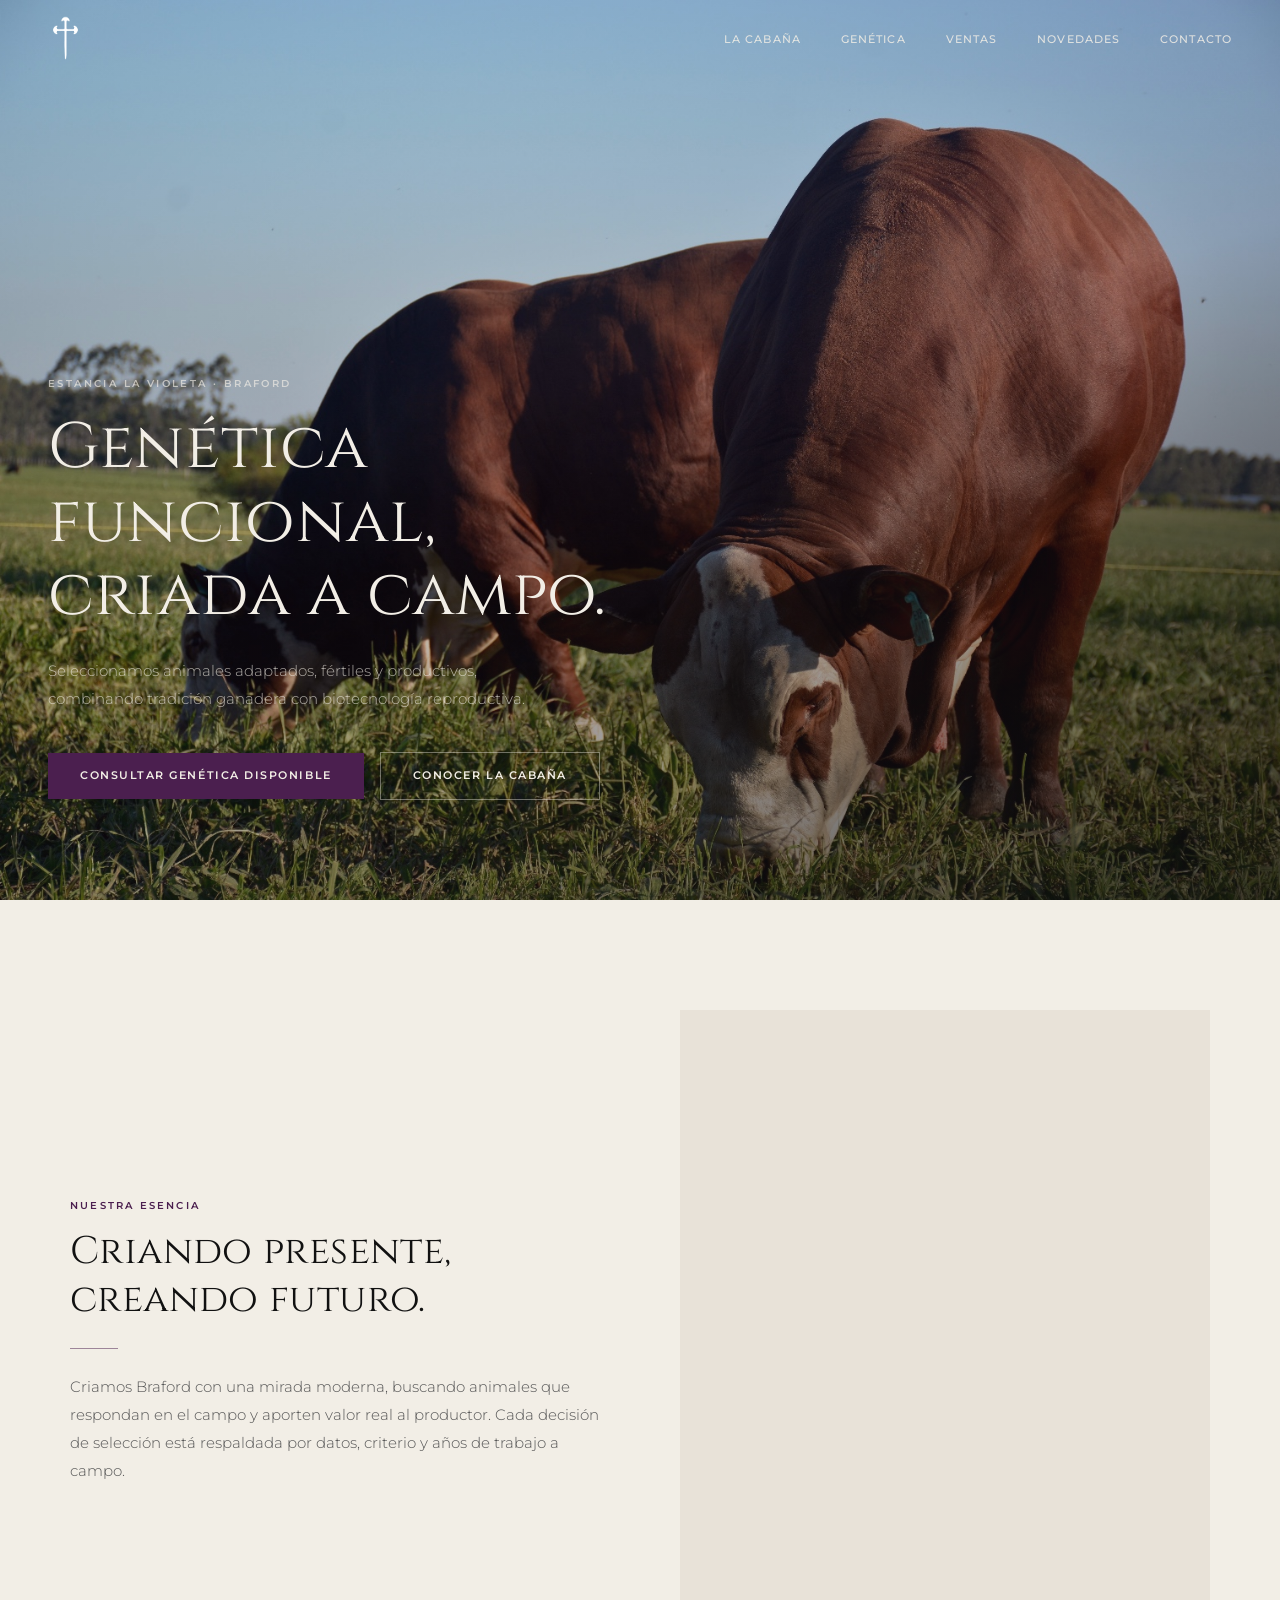
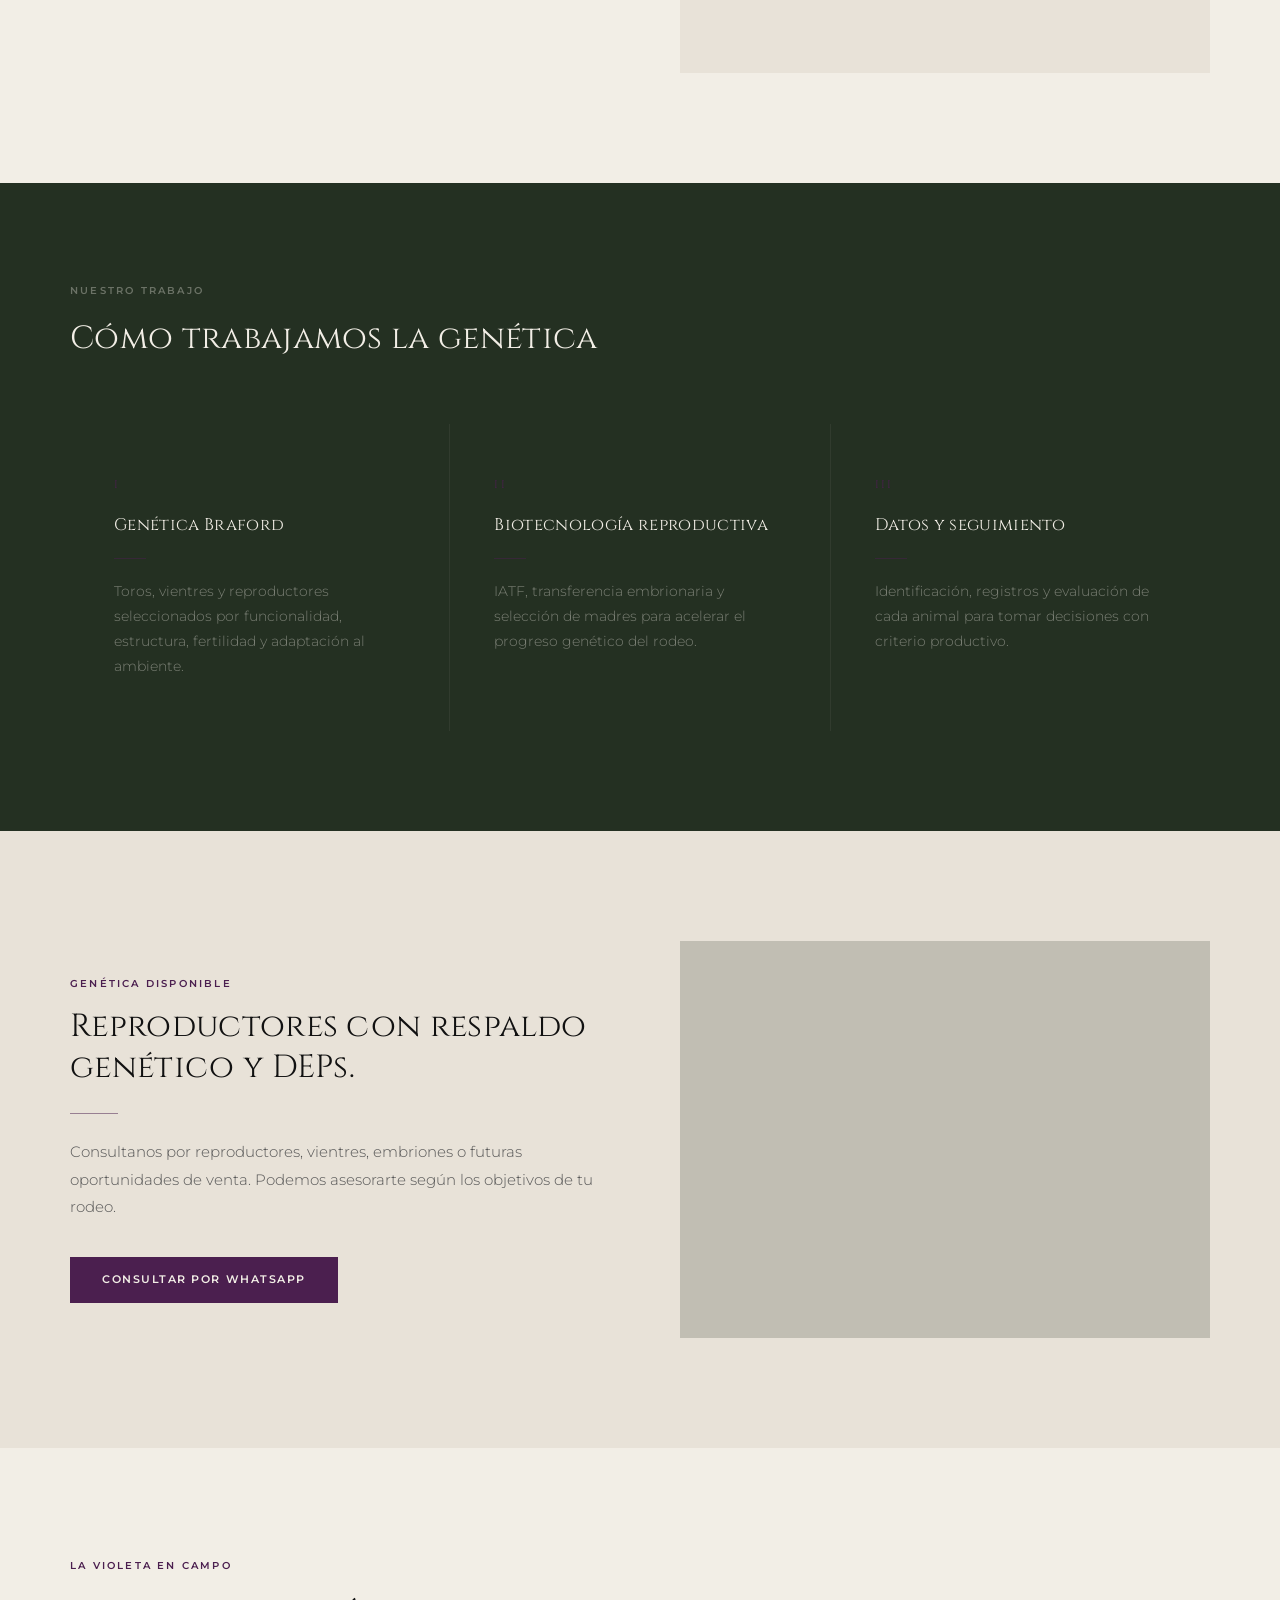
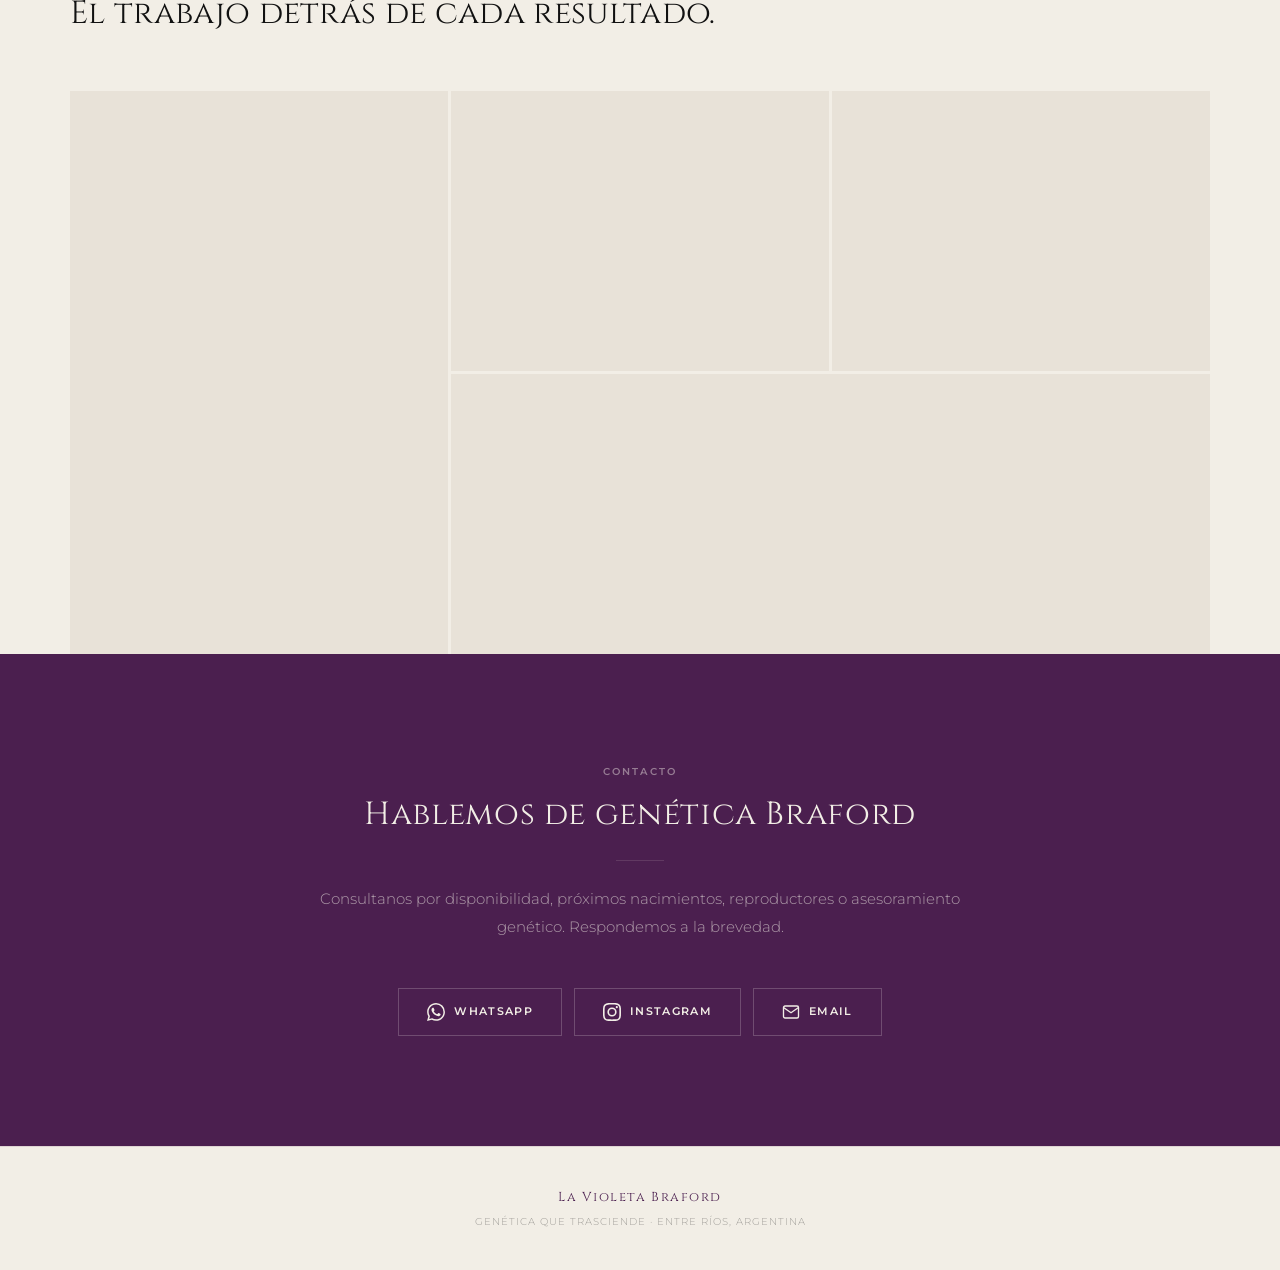
<file: public/index.html>
<!DOCTYPE html>
<html lang="es">
<head>
  <meta charset="UTF-8" />
  <meta name="viewport" content="width=device-width, initial-scale=1.0" />
  <title>La Violeta Braford | Genética Braford</title>
  <link rel="preconnect" href="https://fonts.googleapis.com" />
  <link rel="preconnect" href="https://fonts.gstatic.com" crossorigin />
  <link href="https://fonts.googleapis.com/css2?family=Cinzel:wght@400;500;600&family=Montserrat:ital,wght@0,300;0,400;0,500;0,600;1,300&display=swap" rel="stylesheet" />
  <link rel="stylesheet" href="styles.css" />
</head>
<body>

<header class="site-header">
  <a href="#" class="brand">
    <img src="imagenes/icono-la-violeta.png" alt="La Violeta Braford" />
  </a>
  <nav>
    <a href="#cabana">La Cabaña</a>
    <a href="#genetica">Genética</a>
    <a href="#ventas">Ventas</a>
    <a href="#novedades">Novedades</a>
    <a href="#contacto">Contacto</a>
  </nav>
  <button class="menu-toggle" onclick="toggleMenu()" aria-label="Menú">
    <span></span><span></span><span></span>
  </button>
</header>

<nav class="mobile-nav" id="mobileNav">
  <a href="#cabana" onclick="closeMenu()">La Cabaña</a>
  <a href="#genetica" onclick="closeMenu()">Genética</a>
  <a href="#ventas" onclick="closeMenu()">Ventas</a>
  <a href="#novedades" onclick="closeMenu()">Novedades</a>
  <a href="#contacto" onclick="closeMenu()">Contacto</a>
</nav>

<main>

  <!-- HERO -->
  <section class="hero">
    <div class="hero-bg"></div>
    <div class="hero-overlay"></div>
    <div class="hero-content">
      <p class="eyebrow">Estancia La Violeta · Braford</p>
      <h1>Genética funcional,<br>criada a campo.</h1>
      <p class="lead">Seleccionamos animales adaptados, fértiles y productivos, combinando tradición ganadera con biotecnología reproductiva.</p>
      <div class="actions">
        <a class="btn primary" href="#contacto">Consultar genética disponible</a>
        <a class="btn ghost" href="#cabana">Conocer la cabaña</a>
      </div>
    </div>
    <div class="hero-scroll">
      <span></span>
    </div>
  </section>

  <!-- INTRO -->
  <section class="intro" id="cabana">
    <div class="intro-inner">
      <div class="intro-text">
        <span class="section-kicker">Nuestra esencia</span>
        <h2>Criando presente,<br>creando futuro.</h2>
        <div class="divider"></div>
        <p>Criamos Braford con una mirada moderna, buscando animales que respondan en el campo y aporten valor real al productor. Cada decisión de selección está respaldada por datos, criterio y años de trabajo a campo.</p>
      </div>
      <div class="intro-image">
        <!-- placeholder foto cabaña -->
      </div>
    </div>
  </section>

  <!-- PILARES -->
  <section class="pillars" id="genetica">
    <div class="pillars-header">
      <span class="section-kicker">Nuestro trabajo</span>
      <h2>Cómo trabajamos la genética</h2>
    </div>
    <div class="pillars-grid">
      <article>
        <div class="pillar-num">I</div>
        <h3>Genética Braford</h3>
        <div class="pillar-line"></div>
        <p>Toros, vientres y reproductores seleccionados por funcionalidad, estructura, fertilidad y adaptación al ambiente.</p>
      </article>
      <article>
        <div class="pillar-num">II</div>
        <h3>Biotecnología reproductiva</h3>
        <div class="pillar-line"></div>
        <p>IATF, transferencia embrionaria y selección de madres para acelerar el progreso genético del rodeo.</p>
      </article>
      <article>
        <div class="pillar-num">III</div>
        <h3>Datos y seguimiento</h3>
        <div class="pillar-line"></div>
        <p>Identificación, registros y evaluación de cada animal para tomar decisiones con criterio productivo.</p>
      </article>
    </div>
  </section>

  <!-- VENTAS -->
  <section class="sales" id="ventas">
    <div class="sales-inner">
      <div class="sales-text">
        <span class="section-kicker">Genética disponible</span>
        <h2>Reproductores con respaldo genético y DEPs.</h2>
        <div class="divider"></div>
        <p>Consultanos por reproductores, vientres, embriones o futuras oportunidades de venta. Podemos asesorarte según los objetivos de tu rodeo.</p>
        <a class="btn primary" href="https://wa.me/5493456431648" target="_blank" rel="noopener">Consultar por WhatsApp</a>
      </div>
      <div class="sales-image"></div>
    </div>
  </section>

  <!-- GALERÍA -->
  <section class="gallery" id="novedades">
    <div class="gallery-header">
      <span class="section-kicker">La Violeta en campo</span>
      <h2>El trabajo detrás de cada resultado.</h2>
    </div>
    <div class="gallery-grid">
      <div class="gallery-cell tall"></div>
      <div class="gallery-cell"></div>
      <div class="gallery-cell"></div>
      <div class="gallery-cell wide"></div>
    </div>
  </section>

  <!-- CONTACTO -->
  <section class="contact" id="contacto">
    <div class="contact-inner">
      <span class="section-kicker">Contacto</span>
      <h2>Hablemos de genética Braford</h2>
      <div class="divider"></div>
      <p>Consultanos por disponibilidad, próximos nacimientos, reproductores o asesoramiento genético. Respondemos a la brevedad.</p>
      <div class="contact-links">
        <a href="https://wa.me/5493456431648" target="_blank" rel="noopener">
          <svg width="18" height="18" viewBox="0 0 24 24" fill="currentColor"><path d="M17.472 14.382c-.297-.149-1.758-.867-2.03-.967-.273-.099-.471-.148-.67.15-.197.297-.767.966-.94 1.164-.173.199-.347.223-.644.075-.297-.15-1.255-.463-2.39-1.475-.883-.788-1.48-1.761-1.653-2.059-.173-.297-.018-.458.13-.606.134-.133.298-.347.446-.52.149-.174.198-.298.298-.497.099-.198.05-.371-.025-.52-.075-.149-.669-1.612-.916-2.207-.242-.579-.487-.5-.669-.51-.173-.008-.371-.01-.57-.01-.198 0-.52.074-.792.372-.272.297-1.04 1.016-1.04 2.479 0 1.462 1.065 2.875 1.213 3.074.149.198 2.096 3.2 5.077 4.487.709.306 1.262.489 1.694.625.712.227 1.36.195 1.871.118.571-.085 1.758-.719 2.006-1.413.248-.694.248-1.289.173-1.413-.074-.124-.272-.198-.57-.347m-5.421 7.403h-.004a9.87 9.87 0 01-5.031-1.378l-.361-.214-3.741.982.998-3.648-.235-.374a9.86 9.86 0 01-1.51-5.26c.001-5.45 4.436-9.884 9.888-9.884 2.64 0 5.122 1.03 6.988 2.898a9.825 9.825 0 012.893 6.994c-.003 5.45-4.437 9.884-9.885 9.884m8.413-18.297A11.815 11.815 0 0012.05 0C5.495 0 .16 5.335.157 11.892c0 2.096.547 4.142 1.588 5.945L.057 24l6.305-1.654a11.882 11.882 0 005.683 1.448h.005c6.554 0 11.89-5.335 11.893-11.893a11.821 11.821 0 00-3.48-8.413z"/></svg>
          WhatsApp
        </a>
        <a href="https://www.instagram.com/braford_lavioleta/" target="_blank" rel="noopener">
          <svg width="18" height="18" viewBox="0 0 24 24" fill="currentColor"><path d="M12 2.163c3.204 0 3.584.012 4.85.07 3.252.148 4.771 1.691 4.919 4.919.058 1.265.069 1.645.069 4.849 0 3.205-.012 3.584-.069 4.849-.149 3.225-1.664 4.771-4.919 4.919-1.266.058-1.644.07-4.85.07-3.204 0-3.584-.012-4.849-.07-3.26-.149-4.771-1.699-4.919-4.92-.058-1.265-.07-1.644-.07-4.849 0-3.204.013-3.583.07-4.849.149-3.227 1.664-4.771 4.919-4.919 1.266-.057 1.645-.069 4.849-.069zM12 0C8.741 0 8.333.014 7.053.072 2.695.272.273 2.69.073 7.052.014 8.333 0 8.741 0 12c0 3.259.014 3.668.072 4.948.2 4.358 2.618 6.78 6.98 6.98C8.333 23.986 8.741 24 12 24c3.259 0 3.668-.014 4.948-.072 4.354-.2 6.782-2.618 6.979-6.98.059-1.28.073-1.689.073-4.948 0-3.259-.014-3.667-.072-4.947-.196-4.354-2.617-6.78-6.979-6.98C15.668.014 15.259 0 12 0zm0 5.838a6.162 6.162 0 100 12.324 6.162 6.162 0 000-12.324zM12 16a4 4 0 110-8 4 4 0 010 8zm6.406-11.845a1.44 1.44 0 100 2.881 1.44 1.44 0 000-2.881z"/></svg>
          Instagram
        </a>
        <a href="mailto:brafordlavioleta@gmail.com">
          <svg width="18" height="18" viewBox="0 0 24 24" fill="none" stroke="currentColor" stroke-width="1.8"><path d="M4 4h16c1.1 0 2 .9 2 2v12c0 1.1-.9 2-2 2H4c-1.1 0-2-.9-2-2V6c0-1.1.9-2 2-2z"/><polyline points="22,6 12,13 2,6"/></svg>
          Email
        </a>
      </div>
    </div>
  </section>

</main>

<footer>
  <div class="footer-inner">
    <p class="footer-brand">La Violeta Braford</p>
    <p class="footer-tagline">Genética que trasciende · Entre Ríos, Argentina</p>
  </div>
</footer>

<script>
  function toggleMenu() {
    document.getElementById('mobileNav').classList.toggle('open');
    document.querySelector('.menu-toggle').classList.toggle('active');
  }
  function closeMenu() {
    document.getElementById('mobileNav').classList.remove('open');
    document.querySelector('.menu-toggle').classList.remove('active');
  }

  // Header scroll
  window.addEventListener('scroll', () => {
    document.querySelector('.site-header').classList.toggle('scrolled', window.scrollY > 60);
  });
</script>

</body>
</html>
</file>
<file: public/styles.css>
/* ─── Variables ─────────────────────────────────────────────── */
:root {
  --violeta:   #4B1F4F;
  --marfil:    #F2EEE6;
  --marfil-dk: #E8E2D8;
  --negro:     #111111;
  --oliva:     #243022;

  --ff-title: 'Cinzel', Georgia, serif;
  --ff-body:  'Montserrat', system-ui, sans-serif;

  --max: 1140px;
  --px: 48px;
}

/* ─── Reset ─────────────────────────────────────────────────── */
*, *::before, *::after { box-sizing: border-box; margin: 0; padding: 0; }
html { scroll-behavior: smooth; }
img { max-width: 100%; display: block; }
a { text-decoration: none; }

body {
  font-family: var(--ff-body);
  background: var(--marfil);
  color: var(--negro);
  line-height: 1.6;
  font-size: 16px;
  -webkit-font-smoothing: antialiased;
}

/* ─── Utilidades ────────────────────────────────────────────── */
.section-kicker {
  display: block;
  font-family: var(--ff-body);
  font-size: 10px;
  font-weight: 600;
  letter-spacing: .22em;
  text-transform: uppercase;
  color: var(--violeta);
  margin-bottom: 14px;
}

.divider {
  width: 48px;
  height: 1px;
  background: var(--violeta);
  margin: 24px 0;
  opacity: .5;
}

/* ─── Botones ───────────────────────────────────────────────── */
.btn {
  display: inline-block;
  font-family: var(--ff-body);
  font-size: 11px;
  font-weight: 600;
  letter-spacing: .14em;
  text-transform: uppercase;
  padding: 14px 32px;
  transition: all .25s ease;
  cursor: pointer;
  border: none;
}
.btn.primary { background: var(--violeta); color: var(--marfil); }
.btn.primary:hover { background: #3a1740; }
.btn.ghost { background: transparent; color: var(--marfil); border: 1px solid rgba(242,238,230,.4); }
.btn.ghost:hover { border-color: var(--marfil); background: rgba(242,238,230,.08); }
.btn.outline { background: transparent; color: var(--violeta); border: 1px solid var(--violeta); }
.btn.outline:hover { background: var(--violeta); color: var(--marfil); }

/* ─── Header ────────────────────────────────────────────────── */
.site-header {
  position: fixed;
  top: 0; left: 0; right: 0;
  z-index: 100;
  display: flex;
  align-items: center;
  justify-content: space-between;
  padding: 0 var(--px);
  height: 76px;
  transition: background .35s, box-shadow .35s;
}

.site-header.scrolled {
  background: var(--marfil);
  box-shadow: 0 1px 0 rgba(75,31,79,.1);
}

.brand img { height: 52px; width: auto; object-fit: contain; filter: brightness(0) invert(1); transition: filter .3s; }
.site-header.scrolled .brand img { filter: none; }

nav a {
  font-family: var(--ff-body);
  font-size: 11px;
  font-weight: 500;
  letter-spacing: .1em;
  text-transform: uppercase;
  color: var(--marfil);
  margin-left: 36px;
  transition: color .2s;
  opacity: .85;
}
nav a:hover { opacity: 1; }
.site-header.scrolled nav a { color: var(--negro); }
.site-header.scrolled nav a:hover { color: var(--violeta); }

.menu-toggle {
  display: none;
  flex-direction: column;
  gap: 5px;
  background: none;
  border: none;
  cursor: pointer;
  padding: 4px;
}
.menu-toggle span { display: block; width: 24px; height: 1.5px; background: var(--marfil); transition: all .3s; }
.site-header.scrolled .menu-toggle span { background: var(--negro); }
.menu-toggle.active span:nth-child(1) { transform: translateY(6.5px) rotate(45deg); }
.menu-toggle.active span:nth-child(2) { opacity: 0; }
.menu-toggle.active span:nth-child(3) { transform: translateY(-6.5px) rotate(-45deg); }

.mobile-nav {
  display: none;
  position: fixed;
  top: 76px; left: 0; right: 0;
  background: var(--marfil);
  z-index: 99;
  flex-direction: column;
  padding: 24px var(--px) 32px;
  border-bottom: 1px solid rgba(75,31,79,.12);
  transform: translateY(-10px);
  opacity: 0;
  pointer-events: none;
  transition: all .3s ease;
}
.mobile-nav.open { transform: translateY(0); opacity: 1; pointer-events: all; }
.mobile-nav a {
  font-size: 12px;
  font-weight: 500;
  letter-spacing: .1em;
  text-transform: uppercase;
  color: var(--negro);
  padding: 14px 0;
  border-bottom: 1px solid rgba(75,31,79,.08);
  transition: color .2s;
}
.mobile-nav a:last-child { border-bottom: none; }
.mobile-nav a:hover { color: var(--violeta); }

/* ─── Hero ──────────────────────────────────────────────────── */
.hero {
  position: relative;
  min-height: 100svh;
  display: flex;
  align-items: flex-end;
  padding: 0 var(--px) 100px;
  overflow: hidden;
}

.hero-bg {
  position: absolute;
  inset: 0;
  background-color: var(--oliva);
  background-image: url(imagenes/brafordportada.jpeg);
  background-size: cover;
  background-position: center 30%;
}

.hero-overlay {
  position: absolute;
  inset: 0;
  background: linear-gradient(
    160deg,
    rgba(17,17,17,.1) 0%,
    rgba(51,17,51,.2) 50%,
    rgba(17,17,17,.75) 100%
  );
}

.hero-content { position: relative; z-index: 2; max-width: 680px; }

.eyebrow {
  font-family: var(--ff-body);
  font-size: 10px;
  font-weight: 600;
  letter-spacing: .24em;
  text-transform: uppercase;
  color: rgba(242,238,230,.65);
  margin-bottom: 20px;
}

.hero-content h1 {
  font-family: var(--ff-title);
  font-size: clamp(2.2rem, 5vw, 4rem);
  font-weight: 400;
  line-height: 1.15;
  color: var(--marfil);
  margin-bottom: 24px;
  letter-spacing: .01em;
}

.lead {
  font-size: 15px;
  font-weight: 300;
  color: rgba(242,238,230,.7);
  max-width: 500px;
  line-height: 1.85;
  margin-bottom: 40px;
}

.actions { display: flex; gap: 16px; flex-wrap: wrap; align-items: center; }

.hero-scroll {
  position: absolute;
  bottom: 40px;
  left: 50%;
  transform: translateX(-50%);
  z-index: 2;
}
.hero-scroll span {
  display: block;
  width: 1px;
  height: 56px;
  background: linear-gradient(to bottom, rgba(242,238,230,0), rgba(242,238,230,.45));
  margin: 0 auto;
  animation: scrollLine 2.2s ease infinite;
}
@keyframes scrollLine {
  0%   { opacity: 0; transform: scaleY(0); transform-origin: top; }
  60%  { opacity: 1; }
  100% { opacity: 0; transform: scaleY(1); transform-origin: top; }
}

/* ─── Intro ─────────────────────────────────────────────────── */
.intro { background: var(--marfil); padding: 110px var(--px); }

.intro-inner {
  max-width: var(--max);
  margin: 0 auto;
  display: grid;
  grid-template-columns: 1fr 1fr;
  gap: 80px;
  align-items: center;
}

.intro-text h2 {
  font-family: var(--ff-title);
  font-size: clamp(1.8rem, 3vw, 2.8rem);
  font-weight: 400;
  line-height: 1.25;
  color: var(--negro);
  letter-spacing: .01em;
}

.intro-text p {
  font-size: 15px;
  font-weight: 300;
  color: #555;
  line-height: 1.85;
}

.intro-image {
  aspect-ratio: 4/5;
  background: var(--marfil-dk);
  position: relative;
}
.intro-image::before {
  content: '';
  position: absolute;
  inset: -16px -16px 16px 16px;
  border: 1px solid rgba(75,31,79,.15);
  z-index: -1;
}

/* ─── Pilares ───────────────────────────────────────────────── */
.pillars { background: var(--oliva); padding: 100px var(--px); }

.pillars-header { max-width: var(--max); margin: 0 auto 60px; }
.pillars-header .section-kicker { color: rgba(242,238,230,.35); }
.pillars-header h2 {
  font-family: var(--ff-title);
  font-size: clamp(1.6rem, 2.5vw, 2.2rem);
  font-weight: 400;
  color: var(--marfil);
  letter-spacing: .01em;
}

.pillars-grid {
  max-width: var(--max);
  margin: 0 auto;
  display: grid;
  grid-template-columns: repeat(3, 1fr);
  gap: 1px;
  background: rgba(242,238,230,.06);
}

.pillars-grid article { background: var(--oliva); padding: 52px 44px; transition: background .3s; }
.pillars-grid article:hover { background: #1e2b1c; }

.pillar-num {
  font-family: var(--ff-title);
  font-size: 11px;
  letter-spacing: .2em;
  color: var(--violeta);
  margin-bottom: 20px;
}

.pillars-grid h3 {
  font-family: var(--ff-title);
  font-size: 1.05rem;
  font-weight: 400;
  color: var(--marfil);
  line-height: 1.45;
  letter-spacing: .02em;
}

.pillar-line { width: 32px; height: 1px; background: var(--violeta); margin: 20px 0; opacity: .5; }

.pillars-grid p {
  font-size: 13.5px;
  font-weight: 300;
  color: rgba(242,238,230,.42);
  line-height: 1.85;
}

/* ─── Ventas ────────────────────────────────────────────────── */
.sales { background: var(--marfil-dk); padding: 110px var(--px); }

.sales-inner {
  max-width: var(--max);
  margin: 0 auto;
  display: grid;
  grid-template-columns: 1fr 1fr;
  gap: 80px;
  align-items: center;
}

.sales-text h2 {
  font-family: var(--ff-title);
  font-size: clamp(1.6rem, 2.5vw, 2.2rem);
  font-weight: 400;
  line-height: 1.3;
  color: var(--negro);
  letter-spacing: .01em;
}

.sales-text p {
  font-size: 15px;
  font-weight: 300;
  color: #555;
  line-height: 1.85;
  margin-bottom: 36px;
}

.sales-image {
  aspect-ratio: 4/3;
  background: var(--oliva);
  opacity: .2;
}

/* ─── Galería ───────────────────────────────────────────────── */
.gallery { background: var(--marfil); padding: 110px var(--px) 0; }

.gallery-header { max-width: var(--max); margin: 0 auto 52px; }
.gallery-header h2 {
  font-family: var(--ff-title);
  font-size: clamp(1.6rem, 2.5vw, 2.2rem);
  font-weight: 400;
  color: var(--negro);
  letter-spacing: .01em;
}

.gallery-grid {
  max-width: var(--max);
  margin: 0 auto;
  display: grid;
  grid-template-columns: repeat(3, 1fr);
  grid-template-rows: 280px 280px;
  gap: 3px;
}

.gallery-cell { background: var(--marfil-dk); overflow: hidden; }
.gallery-cell.tall { grid-row: span 2; }
.gallery-cell.wide { grid-column: span 2; }

/* ─── Contacto ──────────────────────────────────────────────── */
.contact { background: var(--violeta); padding: 110px var(--px); }

.contact-inner { max-width: 640px; margin: 0 auto; text-align: center; }
.contact .section-kicker { color: rgba(242,238,230,.45); }

.contact h2 {
  font-family: var(--ff-title);
  font-size: clamp(1.6rem, 2.5vw, 2.4rem);
  font-weight: 400;
  color: var(--marfil);
  letter-spacing: .02em;
  line-height: 1.3;
}

.contact .divider { background: rgba(242,238,230,.25); margin: 24px auto; }

.contact p {
  font-size: 15px;
  font-weight: 300;
  color: rgba(242,238,230,.6);
  line-height: 1.85;
  margin-bottom: 48px;
}

.contact-links { display: flex; justify-content: center; gap: 12px; flex-wrap: wrap; }

.contact-links a {
  display: inline-flex;
  align-items: center;
  gap: 9px;
  font-size: 11px;
  font-weight: 600;
  letter-spacing: .12em;
  text-transform: uppercase;
  color: var(--marfil);
  padding: 14px 28px;
  border: 1px solid rgba(242,238,230,.22);
  transition: all .25s;
}
.contact-links a:hover { background: rgba(242,238,230,.1); border-color: rgba(242,238,230,.5); }

/* ─── Footer ────────────────────────────────────────────────── */
footer { background: var(--marfil); padding: 40px var(--px); text-align: center; border-top: 1px solid rgba(75,31,79,.12); }

.footer-brand {
  font-family: var(--ff-title);
  font-size: 13px;
  letter-spacing: .12em;
  color: var(--violeta);
  margin-bottom: 6px;
}

.footer-tagline {
  font-size: 10px;
  font-weight: 300;
  letter-spacing: .1em;
  color: rgba(17,17,17,.35);
  text-transform: uppercase;
}

/* ─── Responsive ─────────────────────────────────────────────── */
@media (max-width: 960px) {
  :root { --px: 32px; }

  .site-header nav { display: none; }
  .menu-toggle { display: flex; }
  .mobile-nav { display: flex; }

  .intro-inner,
  .sales-inner { grid-template-columns: 1fr; gap: 48px; }
  .intro-image { display: none; }
  .sales-image { aspect-ratio: 16/9; }

  .pillars-grid { grid-template-columns: 1fr; }
  .pillars-grid article { padding: 40px 32px; }

  .gallery-grid { grid-template-columns: 1fr 1fr; grid-template-rows: auto; }
  .gallery-cell.tall { grid-row: span 1; aspect-ratio: 4/3; }
  .gallery-cell.wide { grid-column: span 2; aspect-ratio: 16/7; }
  .gallery-cell:not(.tall):not(.wide) { aspect-ratio: 4/3; }
}

@media (max-width: 600px) {
  :root { --px: 20px; }

  .site-header { height: 64px; }
  .mobile-nav { top: 64px; }

  .hero { padding: 0 var(--px) 80px; }
  .hero-content h1 { font-size: 2rem; }
  .actions { flex-direction: column; align-items: flex-start; gap: 12px; }
  .btn { width: 100%; text-align: center; }

  .gallery-grid { grid-template-columns: 1fr; grid-template-rows: auto; }
  .gallery-cell, .gallery-cell.tall, .gallery-cell.wide { grid-row: span 1; grid-column: span 1; aspect-ratio: 4/3; }

  .contact-links { flex-direction: column; align-items: center; }
  .contact-links a { width: 100%; justify-content: center; }
}
</file>
